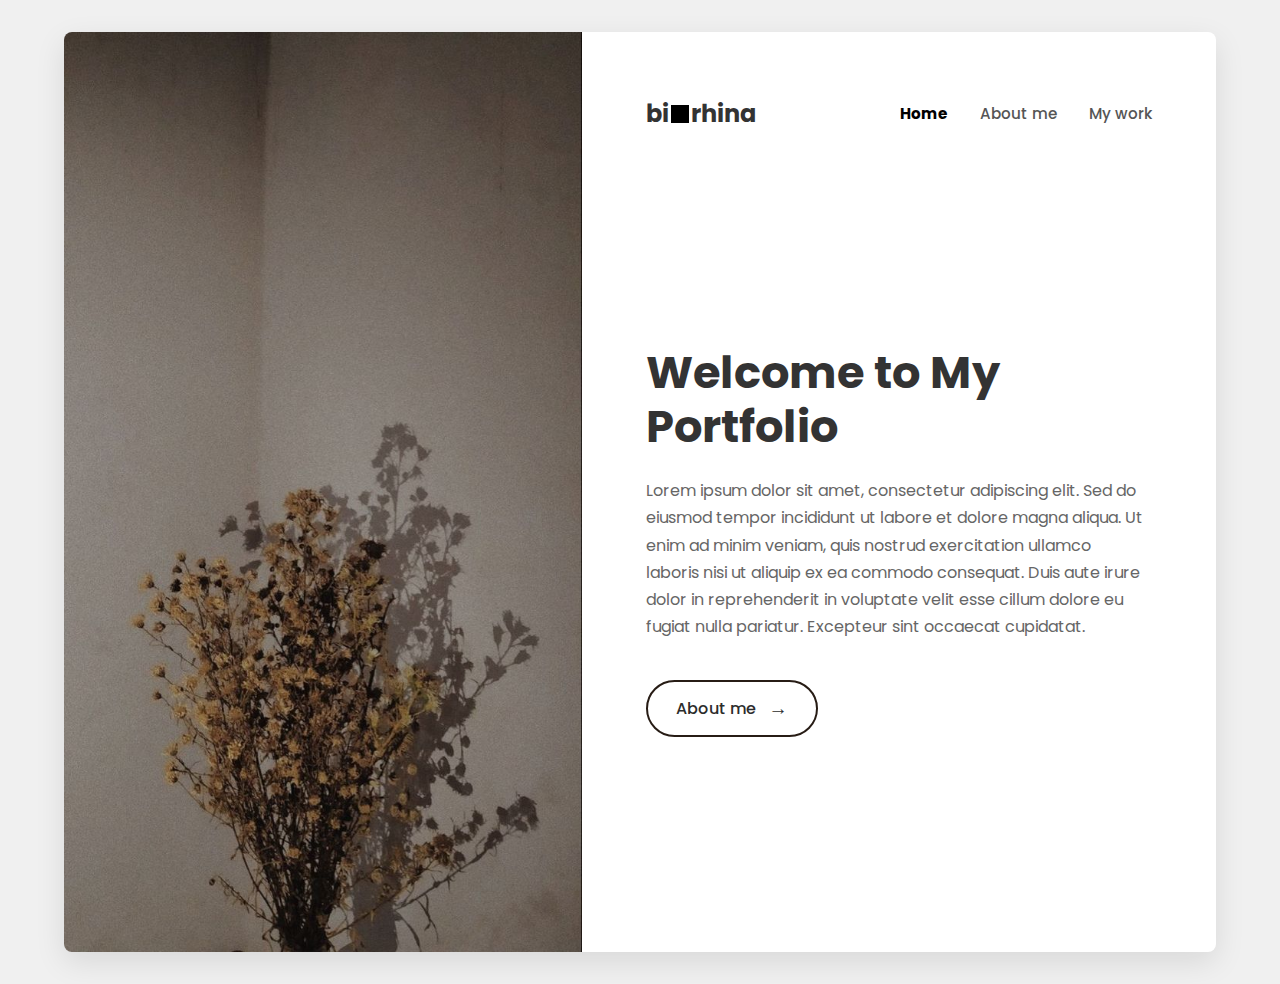
<file: portofolio gabut/index.html>
<!DOCTYPE html>
<html lang="id">
<head>
    <meta charset="UTF-8">
    <meta name="viewport" content="width=device-width, initial-scale=1.0">
    <title>My Portfolio</title>
    
    <link rel="stylesheet" href="css/style.css"> 
    
    <link rel="preconnect" href="https://fonts.googleapis.com">
    <link rel="preconnect" href="https://fonts.gstatic.com" crossorigin>
    <link href="https://fonts.googleapis.com/css2?family=Poppins:wght@400;500;700&display=swap" rel="stylesheet">
</head>
<body>

    <main class="portfolio-container">
        <div class="image-section">
            <img src="image/web 1.jpeg" alt="Dried flowers in a vase casting a shadow">
        </div>

        <div class="content-section">
            
            <header>
                <div class="logo">
                    bi<span class="logo-highlight"></span>rhina
                </div>
                <nav>
                    <ul>
                        <li><a href="index.html" class="active">Home</a></li>
                        <li><a href="about.html">About me</a></li>
                        <li><a href="work.html">My work</a></li>
                    </ul>
                </nav>
            </header>

            <div class="main-content">
                <h1>Welcome to My Portfolio</h1>
                <p>
                    Lorem ipsum dolor sit amet, consectetur adipiscing elit. Sed do eiusmod tempor incididunt ut labore et dolore magna aliqua. Ut enim ad minim veniam, quis nostrud exercitation ullamco laboris nisi ut aliquip ex ea commodo consequat. Duis aute irure dolor in reprehenderit in voluptate velit esse cillum dolore eu fugiat nulla pariatur. Excepteur sint occaecat cupidatat.
                </p>

                <a href="about.html" class="cta-button-dark-outline">
                    About me <span>&rarr;</span>
                </a>
                
            </div>
        </div>
    </main>

</body>
</html>
</file>
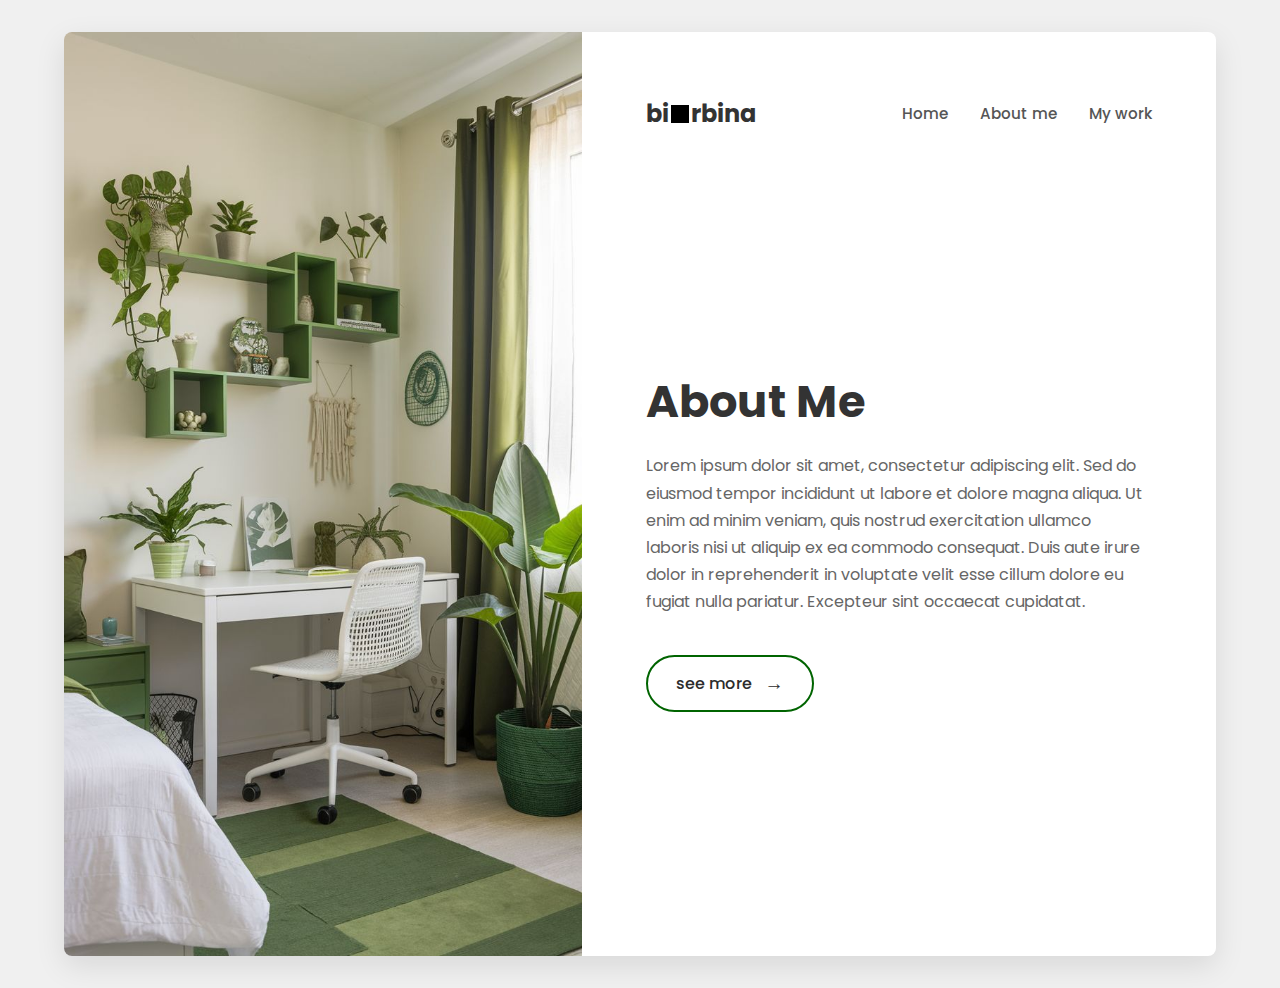
<file: portofolio gabut/about.html>
<!DOCTYPE html>
<html lang="id">
<head>
    <meta charset="UTF-8">
    <meta name="viewport" content="width=device-width, initial-scale=1.0">
    <title>About Me | Portfolio</title>
    <link rel="stylesheet" href="css/style.css">
    <link rel="preconnect" href="https://fonts.googleapis.com">
    <link rel="preconnect" href="https://fonts.gstatic.com" crossorigin>
    <link href="https://fonts.googleapis.com/css2?family=Poppins:wght@400;500;700&display=swap" rel="stylesheet">
</head>
<body>

    <main class="portfolio-container">
        <div class="image-section">
            <img src="image/web 2.jpeg" alt="Ruang kerja dengan dekorasi tanaman hijau">
        </div>

        <div class="content-section">
            <header>
                <div class="logo">
                    bi<span class="logo-highlight"></span>rbina
                </div>
                <nav>
                    <ul>
                        <li><a href="index.html">Home</a></li>
                        <li><a href="about.html">About me</a></li>
                        <li><a href="work.html">My work</a></li>
                    </ul>
                </nav>
            </header>

            <div class="main-content">
                <h1>About Me</h1>
                <p>
                    Lorem ipsum dolor sit amet, consectetur adipiscing elit. Sed do eiusmod tempor incididunt ut labore et dolore magna aliqua. Ut enim ad minim veniam, quis nostrud exercitation ullamco laboris nisi ut aliquip ex ea commodo consequat. Duis aute irure dolor in reprehenderit in voluptate velit esse cillum dolore eu fugiat nulla pariatur. Excepteur sint occaecat cupidatat.
                </p>
                <a href="work.html" class="cta-button-alt">
                    see more <span>&rarr;</span>
                </a>
            </div>
        </div>
    </main>

</body>
</html>
</file>
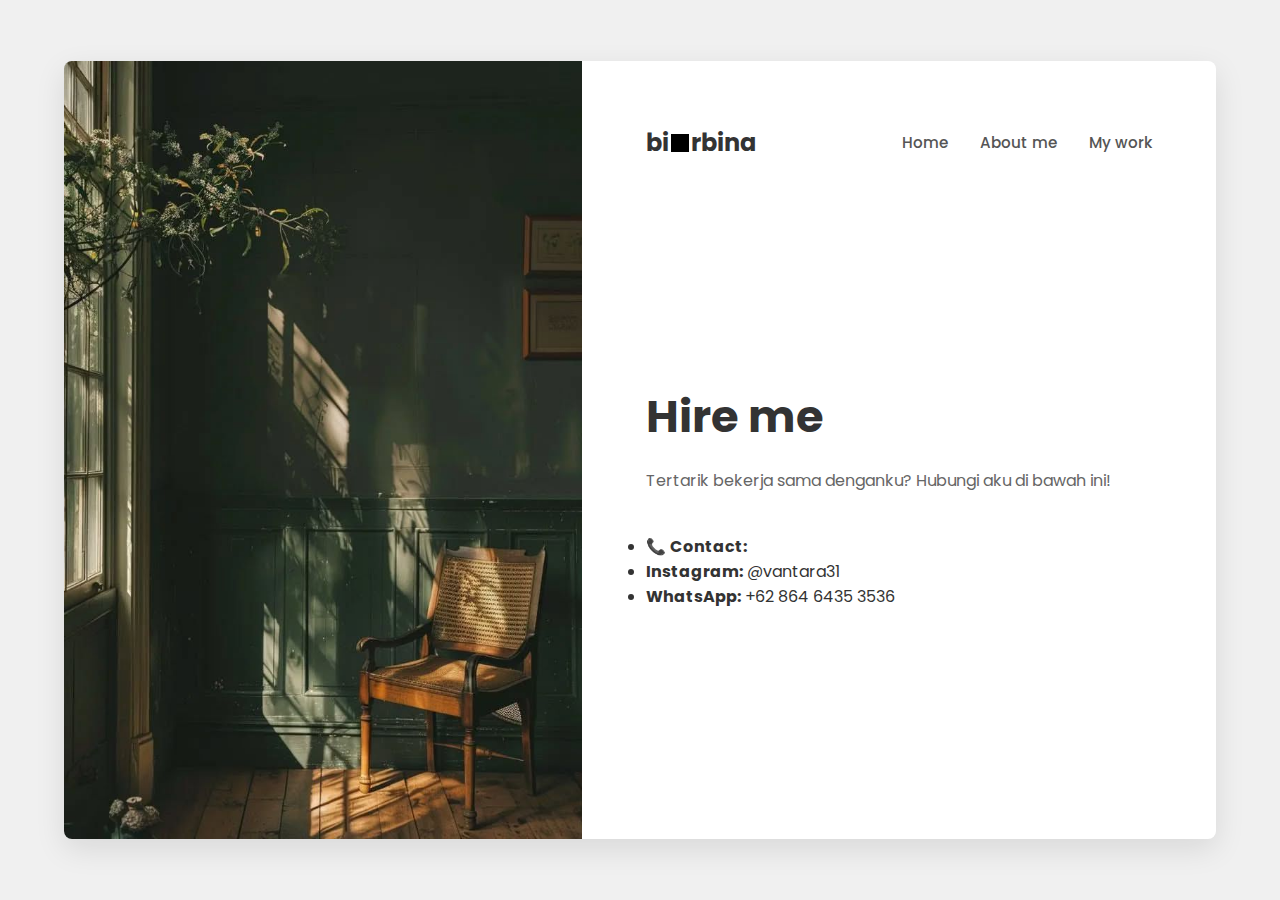
<file: portofolio gabut/hire.html>
<!DOCTYPE html>
<html lang="id">
<head>
    <meta charset="UTF-8">
    <meta name="viewport" content="width=device-width, initial-scale=1.0">
    <title>Hire Me | Portfolio</title>
    <link rel="stylesheet" href="css/style.css">
    <link rel="preconnect" href="https://fonts.googleapis.com">
    <link rel="preconnect" href="https://fonts.gstatic.com" crossorigin>
    <link href="https://fonts.googleapis.com/css2?family=Poppins:wght@400;500;700&display=swap" rel="stylesheet">
</head>
<body>

    <main class="portfolio-container">
        <div class="image-section">
            <img src="image/web 4.jpeg" alt="Kursi rotan di dalam ruangan dengan cahaya sore">
        </div>

        <div class="content-section">
            <header>
                <div class="logo">
                    bi<span class="logo-highlight"></span>rbina
                </div>
                <nav>
                    <ul>
                        <li><a href="index.html">Home</a></li>
                        <li><a href="about.html">About me</a></li>
                        <li><a href="work.html">My work</a></li>
                    </ul>
                </nav>
            </header>

            <div class="main-content">
                <h1>Hire me</h1>
                <p>
                    Tertarik bekerja sama denganku? Hubungi aku di bawah ini!
                </p>
                
                <div class="contact-info">
                    <ul>
                        <li>📞 <strong>Contact:</strong></li>
                        <li><strong>Instagram:</strong> @vantara31</li>
                        <li><strong>WhatsApp:</strong> +62 864 6435 3536</li>
                    </ul>
                </div>

            </div>
        </div>
    </main>

</body>
</html>
</file>
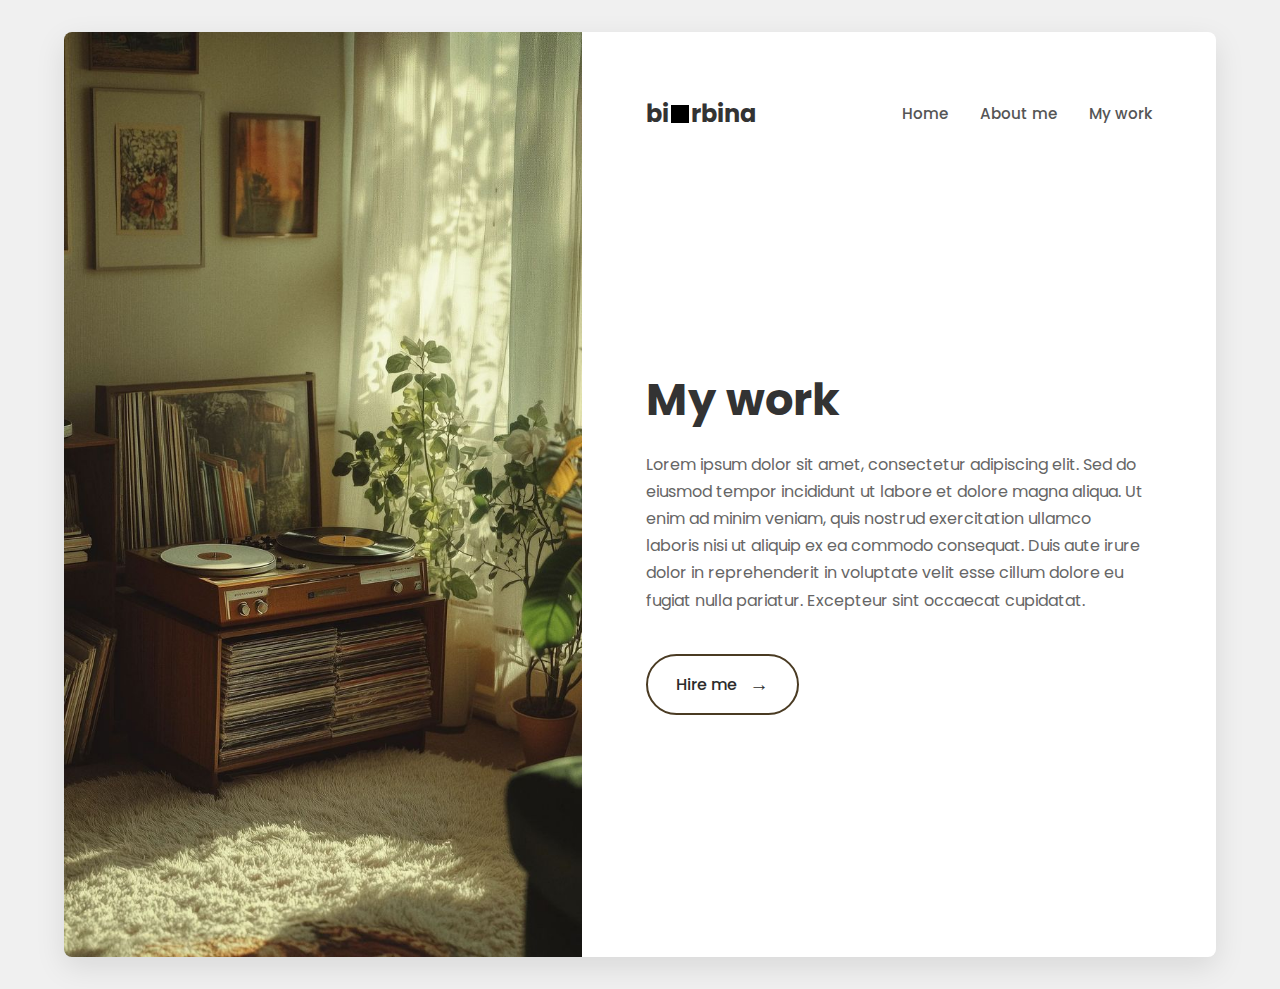
<file: portofolio gabut/work.html>
<!DOCTYPE html>
<html lang="id">
<head>
    <meta charset="UTF-8">
    <meta name="viewport" content="width=device-width, initial-scale=1.0">
    <title>My Work | Portfolio</title>
    <link rel="stylesheet" href="css/style.css">
    <link rel="preconnect" href="https://fonts.googleapis.com">
    <link rel="preconnect" href="https://fonts.gstatic.com" crossorigin>
    <link href="https://fonts.googleapis.com/css2?family=Poppins:wght@400;500;700&display=swap" rel="stylesheet">
</head>
<body>

    <main class="portfolio-container">
        <div class="image-section">
            <img src="image/web 3.jpeg" alt="Ruang kerja dengan pemutar piringan hitam dan koleksi vinyl">
        </div>

        <div class="content-section">
            <header>
                <div class="logo">
                    bi<span class="logo-highlight"></span>rbina
                </div>
                <nav>
                    <ul>
                        <li><a href="index.html">Home</a></li>
                        <li><a href="about.html">About me</a></li>
                        <li><a href="work.html">My work</a></li>
                    </ul>
                </nav>
            </header>

            <div class="main-content">
                <h1>My work</h1>
                <p>
                    Lorem ipsum dolor sit amet, consectetur adipiscing elit. Sed do eiusmod tempor incididunt ut labore et dolore magna aliqua. Ut enim ad minim veniam, quis nostrud exercitation ullamco laboris nisi ut aliquip ex ea commodo consequat. Duis aute irure dolor in reprehenderit in voluptate velit esse cillum dolore eu fugiat nulla pariatur. Excepteur sint occaecat cupidatat.
                </p>
                <a href="hire.html" class="cta-button">
                    Hire me <span>&rarr;</span>
                </a>
            </div>
        </div>
    </main>

</body>
</html>
</file>
<file: portofolio gabut/css/style.css>
/* ==================================================
   FILE CSS FINAL UNTUK WEBSITE PORTFOLIO
   Mencakup semua gaya dan perubahan
================================================== */

/* --- 1. Reset & Pengaturan Dasar --- */
* {
    margin: 0;
    padding: 0;
    box-sizing: border-box;
}

body {
    font-family: 'Poppins', sans-serif;
    background-color: #f0f0f0; 
    display: flex;
    justify-content: center;
    align-items: center;
    min-height: 100vh;
    color: #333;
    padding: 2rem 0; /* Memberi sedikit ruang jika konten lebih tinggi dari layar */
}

/* --- 2. Kontainer Utama & Layout --- */
.portfolio-container {
    display: flex;
    max-width: 1200px;
    width: 90%;
    background-color: #fff;
    box-shadow: 0 10px 30px rgba(0, 0, 0, 0.1);
    border-radius: 8px;
    overflow: hidden;
}

.image-section {
    flex-basis: 45%;
}

.image-section img {
    width: 100%;
    height: 100%;
    object-fit: cover;
    display: block;
}

.content-section {
    flex-basis: 55%;
    padding: 4rem;
    display: flex;
    flex-direction: column;
}

/* --- 3. Header, Logo, & Navigasi --- */
header {
    display: flex;
    justify-content: space-between;
    align-items: center;
    width: 100%;
    margin-bottom: 4rem;
}

.logo {
    font-size: 1.5rem;
    font-weight: 700;
    display: flex;
    align-items: center;
}

.logo .logo-highlight {
    display: inline-block;
    width: 18px;
    height: 18px;
    background-color: #000;
    margin: 0 2px;
}

nav ul {
    display: flex;
    list-style: none;
    gap: 2rem;
}

nav a {
    text-decoration: none;
    color: #555;
    font-weight: 500;
    font-size: 0.95rem;
    transition: color 0.3s ease;
    position: relative;
    padding-bottom: 5px;
}

nav a:hover {
    color: #000;
}

/* Style untuk link navigasi yang sedang aktif */
nav a.active {
    color: #000;
    font-weight: 700;
}

/* --- 4. Efek Navigasi (Garis Bawah Merah) --- */
nav a::after {
    content: '';
    position: absolute;
    bottom: 0;
    left: 0;
    width: 100%;
    height: 2px;
    background-color: red;
    transform: scaleX(0);
    transform-origin: left;
    transition: transform 0.3s ease-in-out;
}

nav a:hover::after {
    transform: scaleX(1);
}

/* Garis bawah tidak muncul pada link yang aktif */
nav a.active::after {
    transform: scaleX(0);
}


/* --- 5. Konten Utama (Judul & Paragraf) --- */
.main-content {
    flex-grow: 1;
    display: flex;
    flex-direction: column;
    justify-content: center;
}

.main-content h1 {
    font-size: 2.8rem;
    font-weight: 700;
    margin-bottom: 1.5rem;
    line-height: 1.2;
    max-width: 450px;
}

.main-content p {
    font-size: 1rem;
    line-height: 1.7;
    color: #666;
    margin-bottom: 2.5rem;
    max-width: 500px;
}

/* --- 6. GAYA-GAYA TOMBOL (Buttons) --- */

/* Tombol 1: Latar Gelap (untuk halaman My Work) */
.cta-button {
    display: inline-flex;
    align-items: center;
    background-color: #fff;
    color: #2c2c2c;
    padding: 14px 28px;
    border-radius: 50px;
     border: 2px solid #4A3B23; /* Warna Hijau */
    text-decoration: none;
    font-weight: 500;
    transition: background-color 0.3s ease, transform 0.3s ease;
    align-self: flex-start;
}

.cta-button:hover {
    background-color: #4A3B23; 
      color: #fff;
    transform: translateY(-3px);
}

.cta-button span {
    margin-left: 12px;
    font-size: 1.2rem;
    transition: transform 0.3s ease;
}

.cta-button:hover span {
    transform: translateX(5px);
}

/* Tombol 2: Garis Tepi Hijau (untuk halaman About Me) */
.cta-button-alt {
    display: inline-flex;
    align-items: center;
    background-color: #fff;
    color: #2c2c2c;
    padding: 12px 28px;
    border-radius: 50px;
    border: 2px solid #006400; /* Warna Hijau */
    text-decoration: none;
    font-weight: 500;
    transition: all 0.3s ease;
    align-self: flex-start;
}

.cta-button-alt:hover {
    background-color: #006400; /* Warna Hijau */
    color: #fff;
    transform: translateY(-3px);
}

.cta-button-alt span {
    margin-left: 12px;
    font-size: 1.2rem;
    transition: transform 0.3s ease;
}

.cta-button-alt:hover span {
    transform: translateX(5px);
}

/* Tombol 3: Garis Tepi Coklat Gelap (khusus halaman Home) */
.cta-button-dark-outline {
    display: inline-flex;
    align-items: center;
    background-color: #fff;
    color: #2c2c2c;
    padding: 12px 28px;
    border-radius: 50px;
    border: 2px solid #271C15; /* Warna Coklat Gelap */
    text-decoration: none;
    font-weight: 500;
    transition: all 0.3s ease;
    align-self: flex-start;
}

.cta-button-dark-outline:hover {
    background-color: #271C15; /* Warna Coklat Gelap */
    color: #fff;
    transform: translateY(-3px);
}

.cta-button-dark-outline span {
    margin-left: 12px;
    font-size: 1.2rem;
    transition: transform 0.3s ease;
}

.cta-button-dark-outline:hover span {
    transform: translateX(5px);
}
</file>
